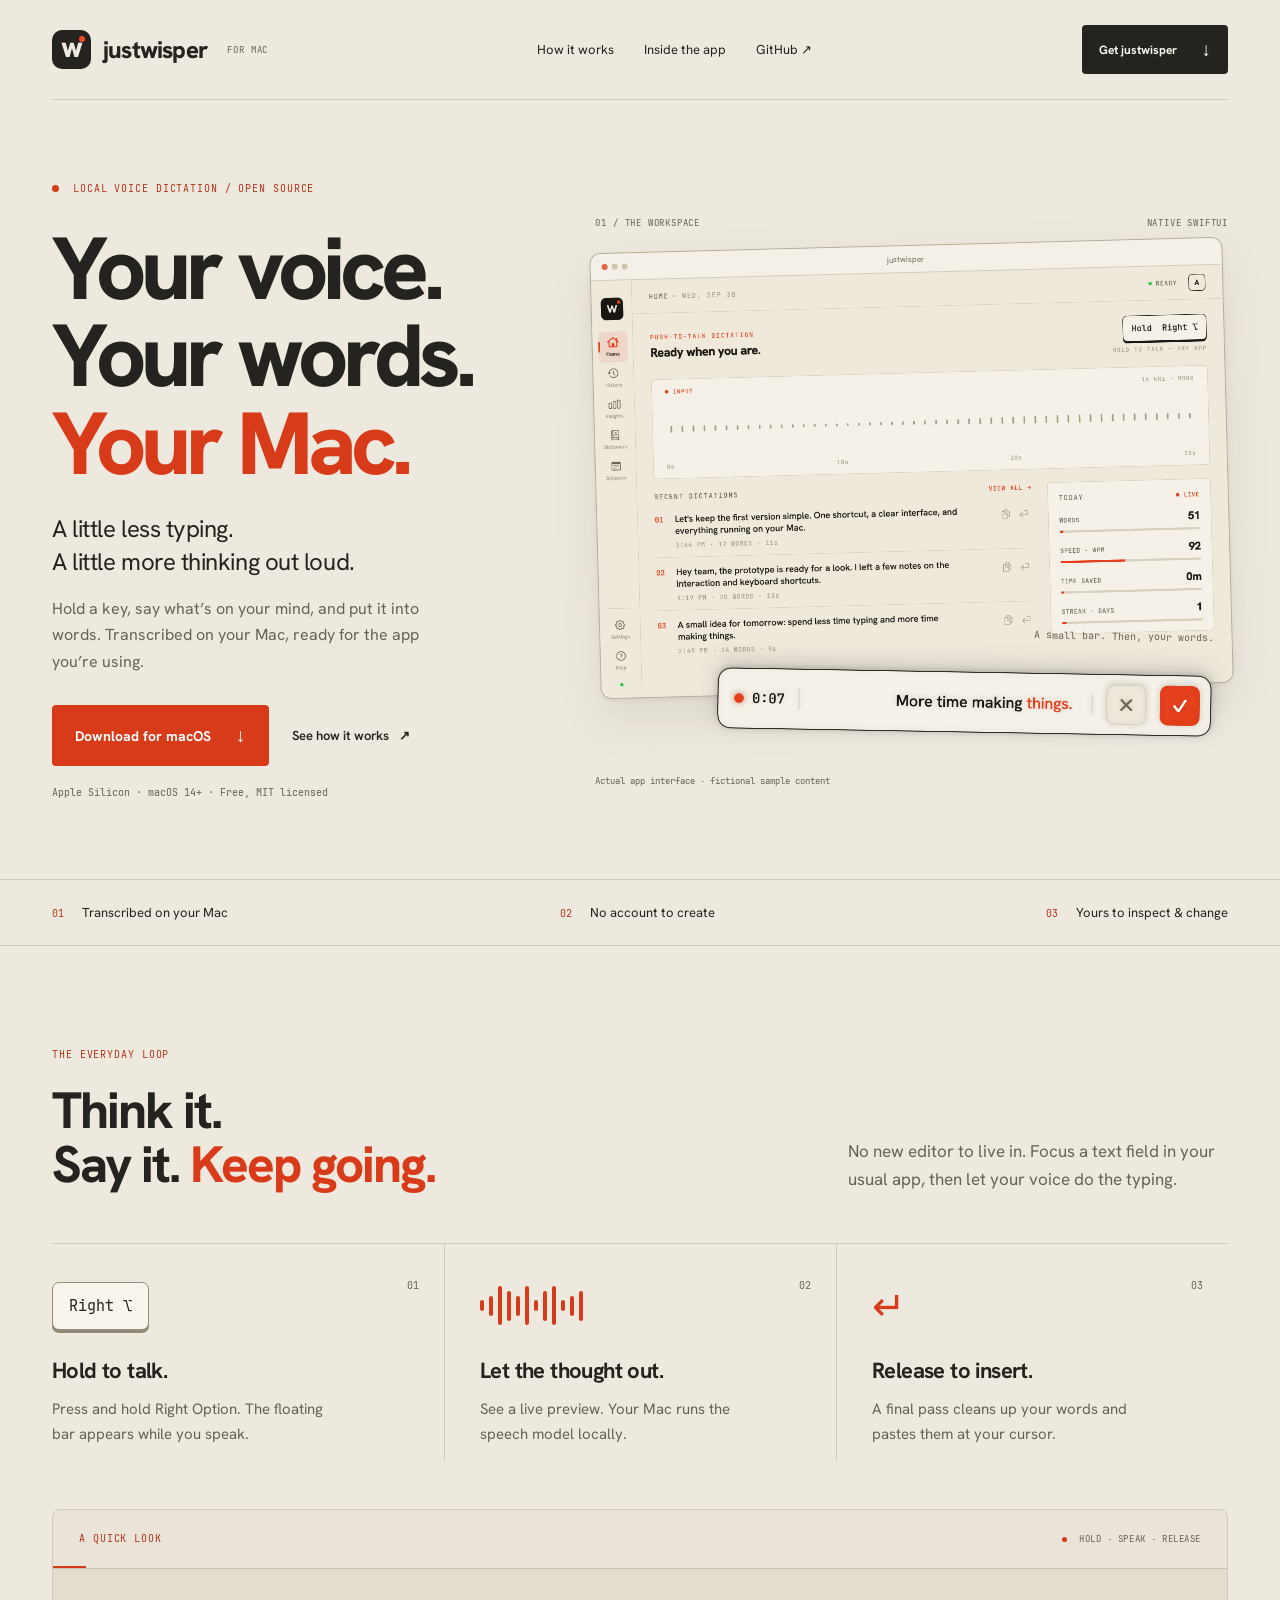
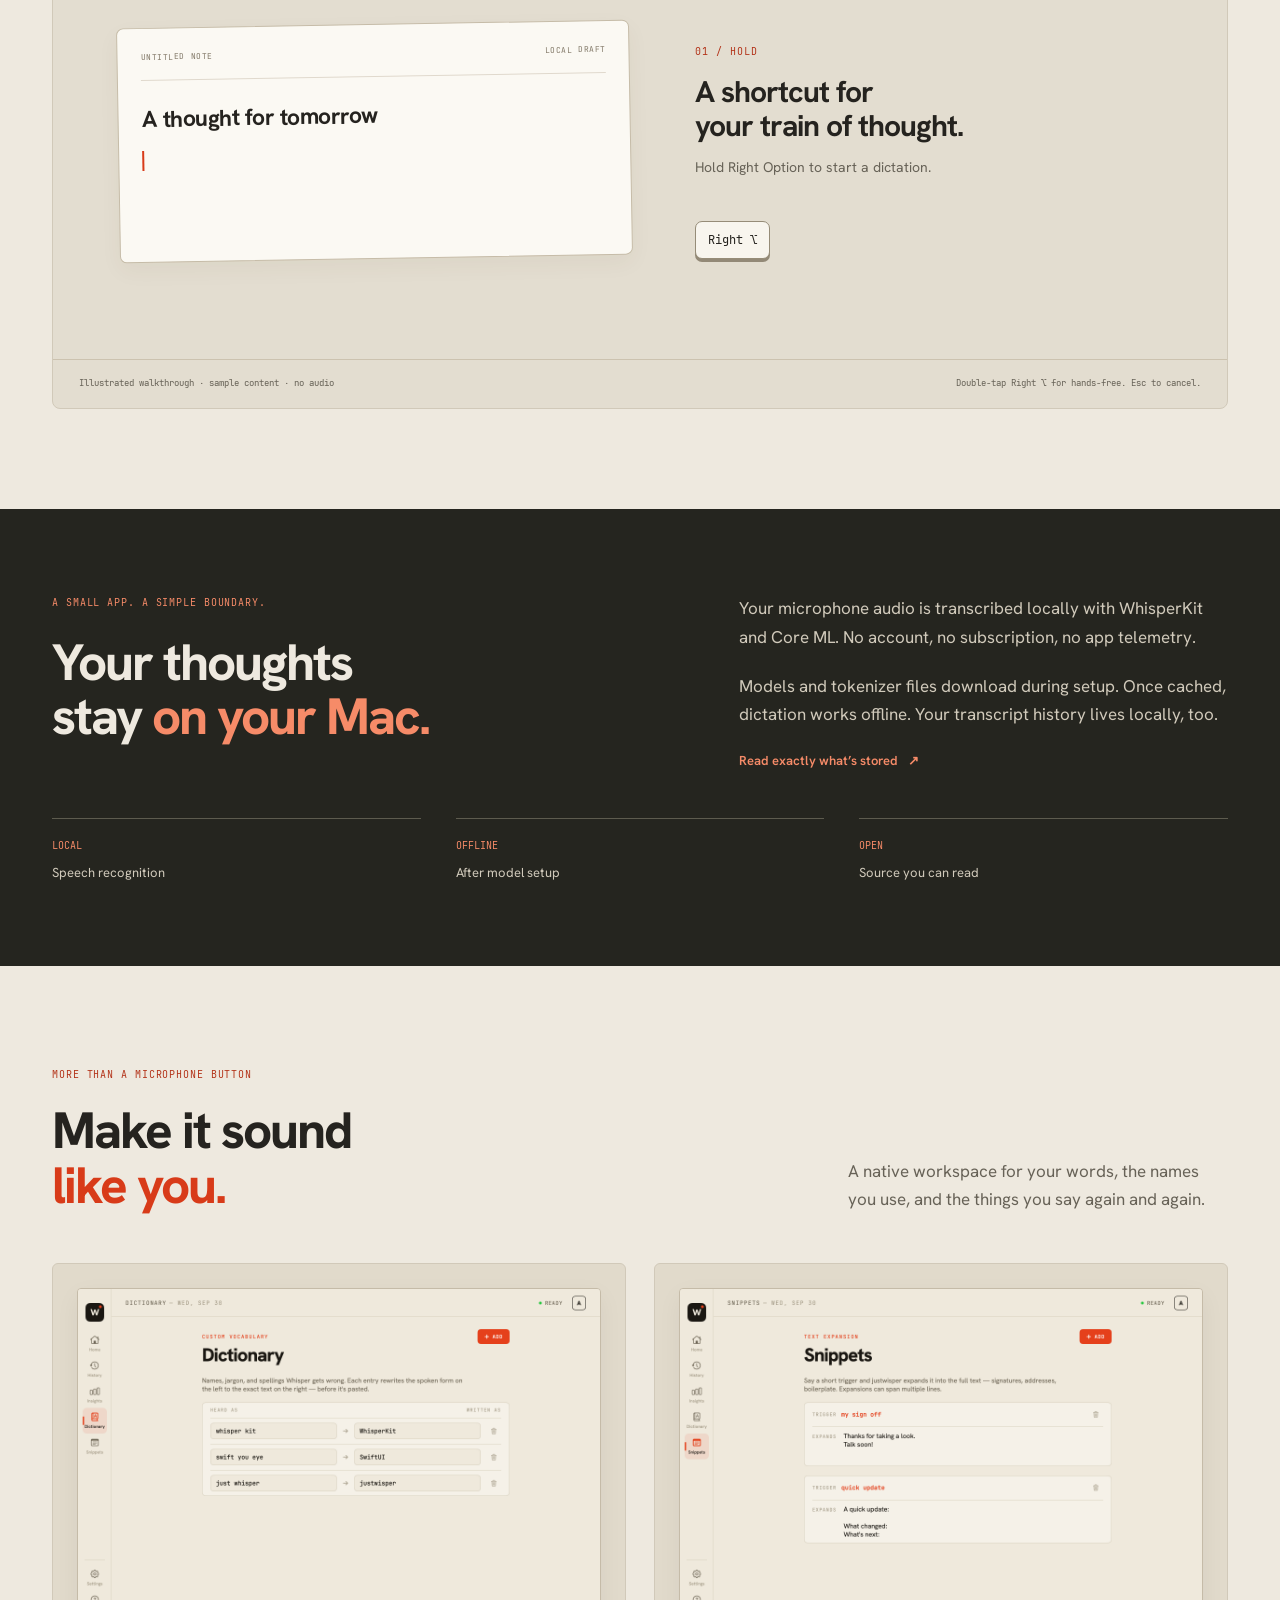
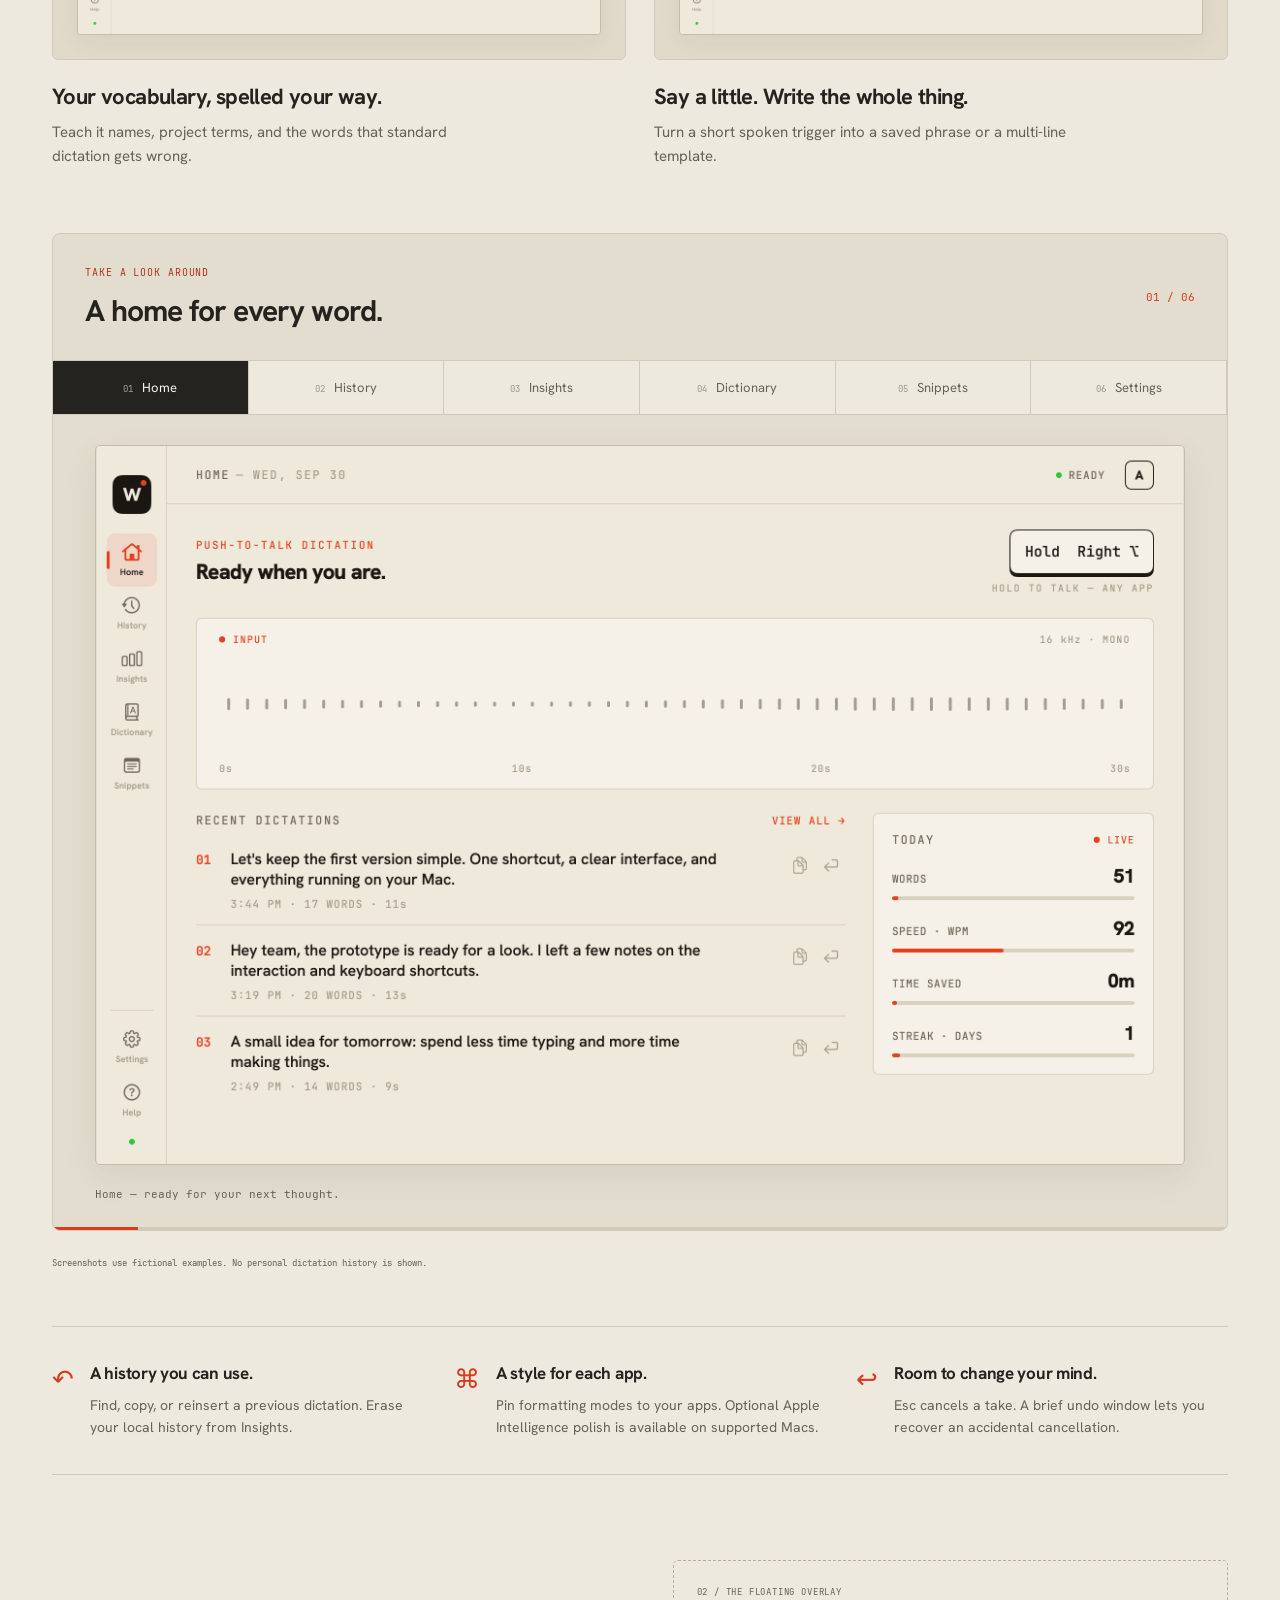
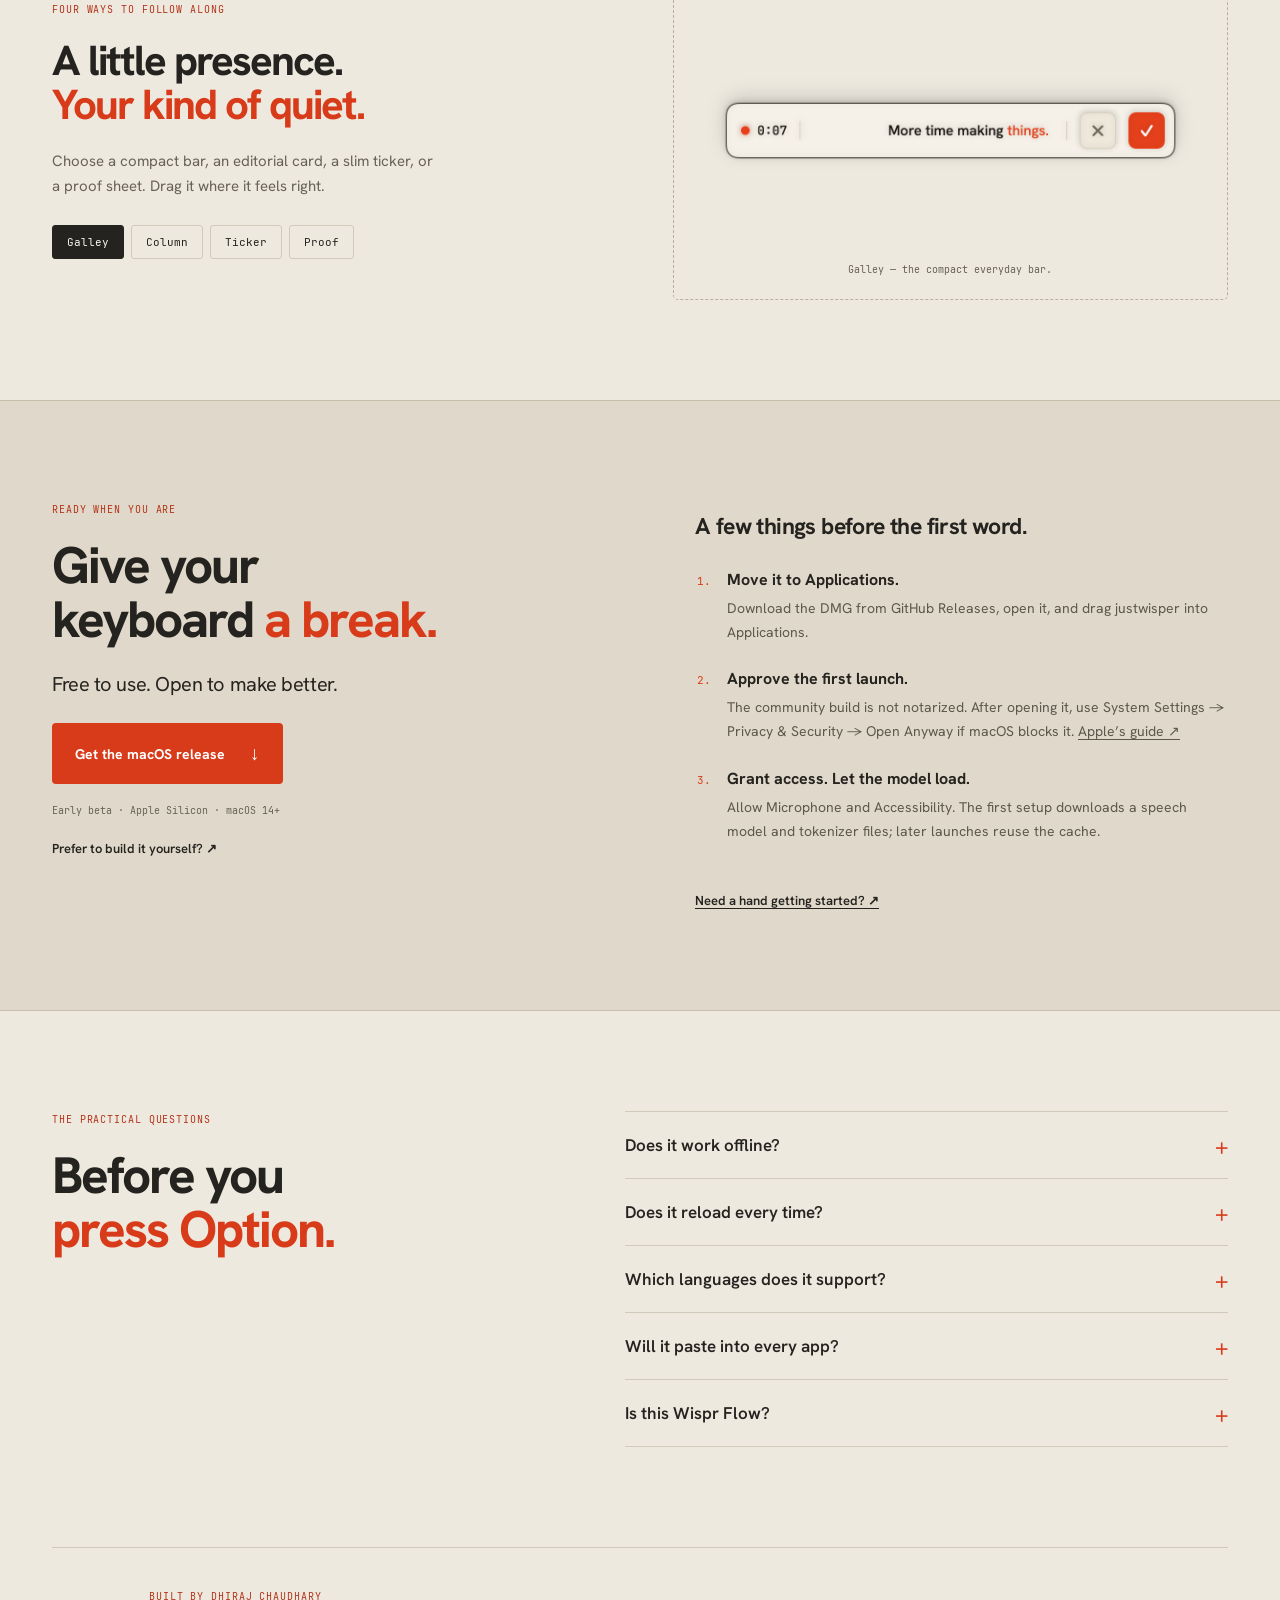
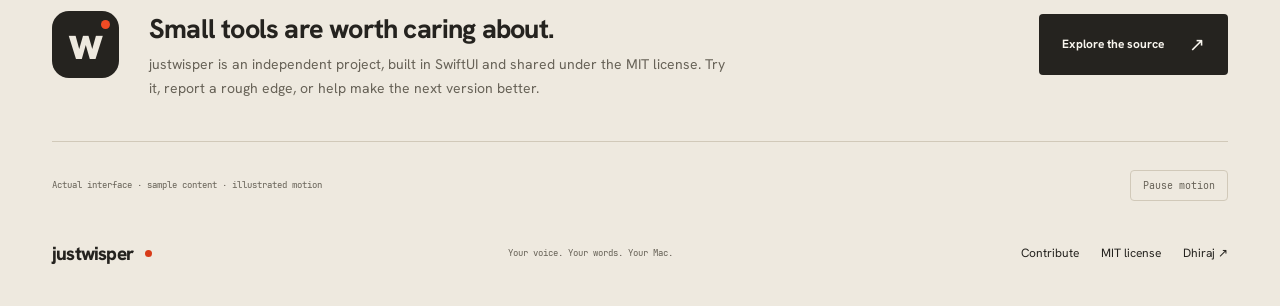
<file: site/index.html>
<!doctype html>
<html lang="en">
<head>
  <meta charset="utf-8">
  <meta name="viewport" content="width=device-width, initial-scale=1">
  <title>justwisper — Your voice. Your words. Your Mac.</title>
  <meta name="description" content="Free, open-source voice dictation for macOS. Hold Right Option, speak, and paste your words into the app you're using. Transcription stays on your Mac.">
  <meta name="theme-color" content="#eee9df">
  <meta property="og:title" content="justwisper — Your voice. Your words. Your Mac.">
  <meta property="og:description" content="A small Mac app for turning thoughts into text. Local transcription. No account. Open source.">
  <meta property="og:type" content="website">
  <meta property="og:image" content="https://dhirajcdry.github.io/justwisper/assets/social-card.png">
  <meta name="twitter:card" content="summary_large_image">
  <link rel="icon" href="assets/icon.svg" type="image/svg+xml">
  <link rel="stylesheet" href="style.css">
  <script src="app.js" defer></script>
</head>
<body>
<a class="skip" href="#main">Skip to content</a>
<header class="navigation shell">
  <a class="brand" href="#" aria-label="justwisper home"><span class="mark" aria-hidden="true">w<i></i></span>justwisper<span class="edition">FOR MAC</span></a>
  <nav aria-label="Main navigation"><a href="#how">How it works</a><a href="#inside">Inside the app</a><a href="https://github.com/dhirajcdry/justwisper">GitHub ↗</a></nav>
  <a class="button small" href="#download">Get justwisper <span>↓</span></a>
</header>
<main id="main">
  <section class="hero shell">
    <div class="hero-copy">
      <p class="eyebrow"><span class="dot"></span> LOCAL VOICE DICTATION / OPEN SOURCE</p>
      <h1>Your voice.<br>Your words.<br><em>Your Mac.</em></h1>
      <p class="intro">A little less typing.<br>A little more thinking out loud.</p>
      <p class="hero-detail">Hold a key, say what’s on your mind, and put it into words. Transcribed on your Mac, ready for the app you’re using.</p>
      <div class="actions"><a class="button orange" href="#download">Download for macOS <span>↓</span></a><a class="text-link" href="#how">See how it works <span>↗</span></a></div>
      <p class="fine">Apple Silicon · macOS 14+ · Free, MIT licensed</p>
    </div>
    <figure class="hero-visual">
      <div class="specimen-label"><span>01 / THE WORKSPACE</span><span>NATIVE SWIFTUI</span></div>
      <div class="app-frame"><div class="window-top" aria-hidden="true"><i></i><i></i><i></i><span>justwisper</span></div><img src="assets/screenshots/home.png" width="4480" height="2960" alt="The actual justwisper Home screen with a waveform, sample dictations, and local usage statistics." fetchpriority="high"></div>
      <div class="overlay-float"><span class="annotation">A small bar. Then, your words.</span><img src="assets/screenshots/overlay-galley.png" width="2120" height="472" alt="The compact Galley overlay showing a sample dictation."></div>
      <figcaption>Actual app interface · fictional sample content</figcaption>
    </figure>
  </section>
  <div class="principles"><div class="shell"><span><b>01</b> Transcribed on your Mac</span><span><b>02</b> No account to create</span><span><b>03</b> Yours to inspect &amp; change</span></div></div>
  <section class="section shell" id="how">
    <div class="section-heading"><p class="eyebrow">THE EVERYDAY LOOP</p><h2>Think it.<br>Say it. <em>Keep going.</em></h2><p>No new editor to live in. Focus a text field in your usual app, then let your voice do the typing.</p></div>
    <div class="steps">
      <article><span class="step-number">01</span><kbd>Right ⌥</kbd><h3>Hold to talk.</h3><p>Press and hold Right Option. The floating bar appears while you speak.</p></article>
      <article><span class="step-number">02</span><div class="mini-wave" aria-hidden="true"><i></i><i></i><i></i><i></i><i></i><i></i><i></i><i></i><i></i><i></i><i></i><i></i></div><h3>Let the thought out.</h3><p>See a live preview. Your Mac runs the speech model locally.</p></article>
      <article><span class="step-number">03</span><span class="done-glyph" aria-hidden="true">↵</span><h3>Release to insert.</h3><p>A final pass cleans up your words and pastes them at your cursor.</p></article>
    </div>
    <div class="walkthrough" id="walkthrough" data-step="0">
      <div class="walkthrough-top"><span class="eyebrow">A QUICK LOOK</span><span class="auto-label"><span class="dot"></span> HOLD · SPEAK · RELEASE</span></div>
      <div class="demo-stage">
        <div class="demo-note"><div class="note-meta"><span>UNTITLED NOTE</span><span>LOCAL DRAFT</span></div><p class="note-title">A thought for tomorrow</p><p id="demo-text" class="note-text">More time making things.</p><span class="note-cursor" aria-hidden="true"></span></div>
        <div class="demo-callout"><span id="demo-count" class="eyebrow">01 / HOLD</span><h3 id="demo-title">A shortcut for<br>your train of thought.</h3><p id="demo-description">Hold Right Option to start a dictation.</p><kbd id="demo-key">Right ⌥</kbd></div>
        <img class="demo-overlay" src="assets/screenshots/overlay-galley.png" width="2120" height="472" alt="Actual recording overlay, shown with sample text.">
      </div>
      <div class="demo-bottom"><span>Illustrated walkthrough · sample content · no audio</span><span>Double-tap Right ⌥ for hands-free. Esc to cancel.</span></div>
    </div>
  </section>
  <section class="privacy-section" id="privacy"><div class="shell privacy-layout"><div><p class="eyebrow">A SMALL APP. A SIMPLE BOUNDARY.</p><h2>Your thoughts<br>stay <em>on your Mac.</em></h2></div><div class="privacy-copy"><p>Your microphone audio is transcribed locally with WhisperKit and Core ML. No account, no subscription, no app telemetry.</p><p>Models and tokenizer files download during setup. Once cached, dictation works offline. Your transcript history lives locally, too.</p><a class="text-link" href="https://github.com/dhirajcdry/justwisper/blob/main/docs/PRIVACY.md">Read exactly what’s stored <span>↗</span></a></div><div class="privacy-facts"><span><b>LOCAL</b>Speech recognition</span><span><b>OFFLINE</b>After model setup</span><span><b>OPEN</b>Source you can read</span></div></div></section>
  <section class="section shell" id="inside">
    <div class="section-heading"><p class="eyebrow">MORE THAN A MICROPHONE BUTTON</p><h2>Make it sound<br><em>like you.</em></h2><p>A native workspace for your words, the names you use, and the things you say again and again.</p></div>
    <div class="screens-grid">
      <figure><div class="screen-card"><img src="assets/screenshots/dictionary.png" alt="The Dictionary screen mapping spoken terms to WhisperKit, SwiftUI, and justwisper." width="4480" height="2960" loading="lazy"></div><figcaption><b>Your vocabulary, spelled your way.</b><span>Teach it names, project terms, and the words that standard dictation gets wrong.</span></figcaption></figure>
      <figure><div class="screen-card"><img src="assets/screenshots/snippets.png" alt="The Snippets screen showing fictional sign-off and status-update expansions." width="4480" height="2960" loading="lazy"></div><figcaption><b>Say a little. Write the whole thing.</b><span>Turn a short spoken trigger into a saved phrase or a multi-line template.</span></figcaption></figure>
    </div>
    <div class="app-tour" id="app-tour">
      <div class="tour-heading"><div><p class="eyebrow">TAKE A LOOK AROUND</p><h3>A home for every word.</h3></div><span class="tour-counter" id="tour-counter">01 / 06</span></div>
      <div class="tour-controls" role="group" aria-label="Explore app screens"><button type="button" data-view="home" aria-pressed="true" class="active"><span>01</span>Home</button><button type="button" data-view="history" aria-pressed="false" class=""><span>02</span>History</button><button type="button" data-view="insights" aria-pressed="false" class=""><span>03</span>Insights</button><button type="button" data-view="dictionary" aria-pressed="false" class=""><span>04</span>Dictionary</button><button type="button" data-view="snippets" aria-pressed="false" class=""><span>05</span>Snippets</button><button type="button" data-view="settings" aria-pressed="false" class=""><span>06</span>Settings</button></div><figure class="tour-preview"><img id="tour-image" src="assets/screenshots/home.png" width="4480" height="2960" loading="lazy" alt="Home workspace with fictional dictations."><figcaption id="tour-description">Home — ready for your next thought.</figcaption></figure><div class="tour-progress" aria-hidden="true"><i></i></div>
    </div>
    <p class="sample-note">Screenshots use fictional examples. No personal dictation history is shown.</p>
    <div class="feature-lines"><article><span>↶</span><div><h3>A history you can use.</h3><p>Find, copy, or reinsert a previous dictation. Erase your local history from Insights.</p></div></article><article><span>⌘</span><div><h3>A style for each app.</h3><p>Pin formatting modes to your apps. Optional Apple Intelligence polish is available on supported Macs.</p></div></article><article><span>↩</span><div><h3>Room to change your mind.</h3><p>Esc cancels a take. A brief undo window lets you recover an accidental cancellation.</p></div></article></div>
    <div class="overlay-section"><div><p class="eyebrow">FOUR WAYS TO FOLLOW ALONG</p><h2>A little presence.<br><em>Your kind of quiet.</em></h2><p>Choose a compact bar, an editorial card, a slim ticker, or a proof sheet. Drag it where it feels right.</p><div class="style-controls" role="group" aria-label="Choose an overlay preview"><button type="button" class="active" data-style="galley" aria-pressed="true">Galley</button><button type="button" data-style="column" aria-pressed="false">Column</button><button type="button" data-style="ticker" aria-pressed="false">Ticker</button><button type="button" data-style="proof" aria-pressed="false">Proof</button></div></div><figure class="overlay-specimen"><span class="specimen-label">02 / THE FLOATING OVERLAY</span><img id="style-image" src="assets/screenshots/overlay-galley.png" alt="Galley: a compact floating dictation bar with sample text." width="2120" height="472" loading="lazy"><figcaption id="style-description">Galley — the compact everyday bar.</figcaption></figure></div>
  </section>
  <section class="download-section section" id="download"><div class="shell download-grid"><div><p class="eyebrow">READY WHEN YOU ARE</p><h2>Give your<br>keyboard <em>a break.</em></h2><p class="intro">Free to use. Open to make better.</p><a class="button orange" href="https://github.com/dhirajcdry/justwisper/releases/tag/v0.2.0">Get the macOS release <span>↓</span></a><p class="fine">Early beta · Apple Silicon · macOS 14+</p><a class="text-link" href="https://github.com/dhirajcdry/justwisper#build-from-source">Prefer to build it yourself? ↗</a></div><div class="install"><h3>A few things before the first word.</h3><ol><li><b>Move it to Applications.</b><span>Download the DMG from GitHub Releases, open it, and drag justwisper into Applications.</span></li><li><b>Approve the first launch.</b><span>The community build is not notarized. After opening it, use System Settings → Privacy &amp; Security → Open Anyway if macOS blocks it. <a href="https://support.apple.com/en-us/102445">Apple’s guide ↗</a></span></li><li><b>Grant access. Let the model load.</b><span>Allow Microphone and Accessibility. The first setup downloads a speech model and tokenizer files; later launches reuse the cache.</span></li></ol><a class="text-link" href="https://github.com/dhirajcdry/justwisper/blob/main/docs/TROUBLESHOOTING.md">Need a hand getting started? ↗</a></div></div></section>
  <section class="section shell faq-section"><div><p class="eyebrow">THE PRACTICAL QUESTIONS</p><h2>Before you<br><em>press Option.</em></h2></div><div class="faq"><details><summary>Does it work offline?</summary><p>Yes, after the selected model and tokenizer files finish downloading. Choosing a model you haven’t used before needs internet again. Transcription itself runs on your Mac.</p></details><details><summary>Does it reload every time?</summary><p>After a full quit, the model loads back into memory from disk. Closing the window keeps the menu-bar app and model available. Cached model files don’t need downloading again.</p></details><details><summary>Which languages does it support?</summary><p>Tiny, Base, and Small are English models. The Turbo option is multilingual. Accuracy and speed depend on your model, language, microphone, and Mac.</p></details><details><summary>Will it paste into every app?</summary><p>It uses macOS Accessibility, with a clipboard-based paste fallback. Most ordinary text fields work; secure fields and some apps may block insertion. Your completed transcript remains available to copy from History.</p></details><details><summary>Is this Wispr Flow?</summary><p>No. justwisper is an independent, open-source project inspired by the convenience of push-to-talk dictation. It is not affiliated with Wispr Flow, Apple, or OpenAI.</p></details></div></section>
  <section class="maker shell"><div class="mark large" aria-hidden="true">w<i></i></div><div><p class="eyebrow">BUILT BY DHIRAJ CHAUDHARY</p><h2>Small tools are worth caring about.</h2><p>justwisper is an independent project, built in SwiftUI and shared under the MIT license. Try it, report a rough edge, or help make the next version better.</p></div><a class="button" href="https://github.com/dhirajcdry/justwisper">Explore the source <span>↗</span></a></section>
</main>
<div class="motion-toolbar shell"><span>Actual interface · sample content · illustrated motion</span><button type="button" id="motion-toggle" aria-pressed="false">Pause motion</button></div>
<footer class="shell"><a class="brand" href="#">justwisper<span class="dot"></span></a><p>Your voice. Your words. Your Mac.</p><div><a href="https://github.com/dhirajcdry/justwisper/blob/main/CONTRIBUTING.md">Contribute</a><a href="https://github.com/dhirajcdry/justwisper/blob/main/LICENSE">MIT license</a><a href="https://github.com/dhirajcdry">Dhiraj ↗</a></div></footer>
</body>
</html>
</file>
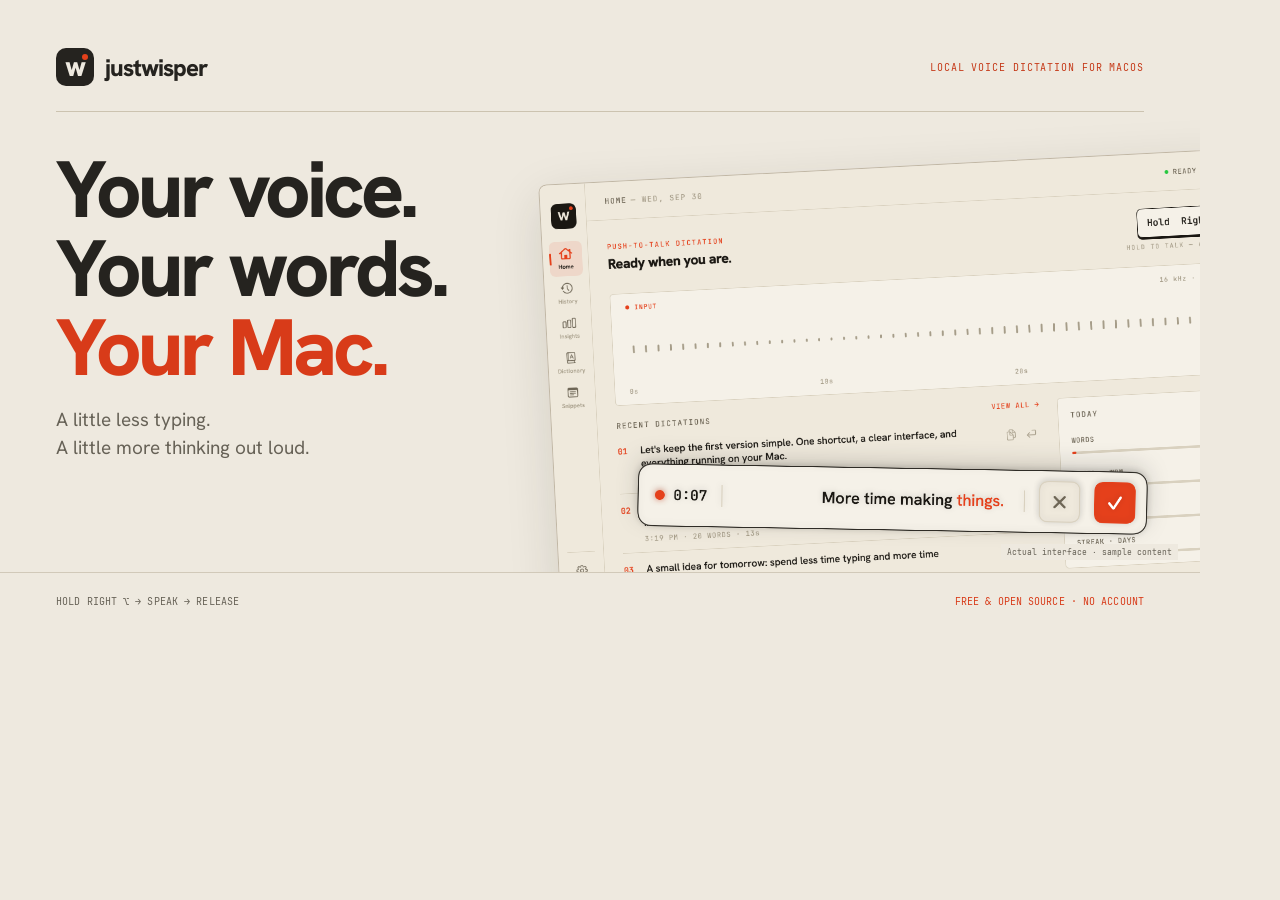
<file: scripts/visuals.html>
<!doctype html><html lang="en"><head><meta charset="utf-8"><meta name="viewport" content="width=device-width,initial-scale=1"><title>justwisper — visual assets</title><style>
@font-face{font-family:Hanken;src:url(../site/assets/fonts/HankenGrotesk-VF.ttf);font-weight:100 900}@font-face{font-family:JetBrains;src:url(../site/assets/fonts/JetBrainsMono-Regular.ttf)}*{box-sizing:border-box}body{margin:0;background:#eee9df;color:#25231f;font-family:Hanken,sans-serif}.poster{width:1200px;height:630px;position:relative;overflow:hidden;padding:48px 56px;background:#eee9df}.brand{font-size:24px;font-weight:800;letter-spacing:-1px;display:flex;align-items:center;gap:11px}.logo{position:relative;background:#25231f;color:#eee9df;width:38px;height:38px;border-radius:10px;display:grid;place-items:center;font-size:28px;line-height:1;padding-bottom:3px}.logo:after{content:'';background:#e5401b;width:6px;height:6px;position:absolute;top:6px;right:6px;border-radius:50%}.eyebrow{font:10px JetBrains;letter-spacing:.09em;color:#c53918}.top{display:flex;justify-content:space-between;align-items:center;padding-bottom:25px;border-bottom:1px solid #ccc3b0}h1{font-size:80px;line-height:.99;letter-spacing:-4px;font-weight:800;margin:38px 0 18px}h1 em{font-style:normal;color:#d83b19}.sub{font-size:19px;line-height:1.5;color:#676257;margin:0}.shot{position:absolute;left:550px;top:166px;width:710px;transform:rotate(-3deg);border:1px solid #c1b7a5;box-shadow:0 15px 50px #25231f22;border-radius:8px}.overlay{position:absolute;width:575px;left:605px;top:435px;transform:rotate(1deg)}.footer{position:absolute;left:56px;right:56px;bottom:34px;display:flex;justify-content:space-between;font:10px JetBrains;color:#676257;letter-spacing:.01em}.footer{left:0;right:0;bottom:0;padding:22px 56px;background:#eee9df;border-top:1px solid #d1c9b9}.sample{background:#eee9df;padding:3px 6px;position:absolute;right:22px;bottom:70px;font:8px JetBrains;color:#676257}.footer strong{color:#d83b19;font-weight:400}
</style></head><body><main class="poster"><div class="top"><div class="brand"><span class="logo">w</span>justwisper</div><span class="eyebrow">LOCAL VOICE DICTATION FOR MACOS</span></div><h1>Your voice.<br>Your words.<br><em>Your Mac.</em></h1><p class="sub">A little less typing.<br>A little more thinking out loud.</p><img class="shot" src="../site/assets/screenshots/home.png" alt="Actual justwisper interface"><img class="overlay" src="../site/assets/screenshots/overlay-galley.png" alt="Actual dictation overlay"><span class="sample">Actual interface · sample content</span><div class="footer"><span>HOLD RIGHT ⌥ → SPEAK → RELEASE</span><strong>FREE & OPEN SOURCE · NO ACCOUNT</strong></div></main></body></html>
</file>
<file: site/style.css>
@font-face{font-family:Hanken;src:url(assets/fonts/HankenGrotesk-VF.ttf) format('truetype');font-weight:100 900;font-display:swap}@font-face{font-family:JetBrains;src:url(assets/fonts/JetBrainsMono-Regular.ttf) format('truetype');font-weight:400;font-display:swap}
:root{--paper:#eee9df;--cream:#f8f5ee;--ink:#25231f;--muted:#676257;--line:#d1c9b9;--orange:#d83b19;--mono:JetBrains,monospace;--sans:Hanken,sans-serif}*{box-sizing:border-box}html{scroll-behavior:smooth;scroll-padding-top:30px}body{margin:0;background:var(--paper);color:var(--ink);font-family:var(--sans);-webkit-font-smoothing:antialiased}a{color:inherit;text-decoration:none}button{font:inherit;cursor:pointer}button,a{-webkit-tap-highlight-color:transparent}button:focus-visible,a:focus-visible,summary:focus-visible{outline:3px solid var(--orange);outline-offset:5px}img{display:block;max-width:100%;height:auto}figure,p,h1,h2,h3{margin:0}em{font-style:normal;color:var(--orange)}.shell{width:min(1320px,calc(100% - 104px));margin:auto}.eyebrow,.fine,.specimen-label,.sample-note{font-family:var(--mono);font-size:10px;line-height:1.8;letter-spacing:.09em}.eyebrow{color:#b33319}.dot{width:7px;height:7px;display:inline-block;background:var(--orange);border-radius:100%;margin-right:7px}.navigation{height:100px;border-bottom:1px solid var(--line);display:flex;align-items:center;justify-content:space-between;gap:24px}.brand{display:flex;align-items:center;gap:12px;font-weight:800;font-size:24px;letter-spacing:-.8px}.mark{width:39px;height:39px;border-radius:10px;background:var(--ink);color:var(--paper);display:grid;place-items:center;font-size:29px;font-weight:800;position:relative;line-height:1;padding-bottom:4px}.mark i{position:absolute;width:6px;height:6px;right:6px;top:6px;border-radius:50%;background:#f04b24}.edition{font:9px var(--mono);color:var(--muted);letter-spacing:.1em;margin-left:8px}.navigation nav{display:flex;gap:30px;font-size:13px}.navigation nav a:hover,.text-link:hover{color:var(--orange)}.button{display:inline-flex;align-items:center;justify-content:space-between;gap:25px;border-radius:4px;background:var(--ink);color:var(--cream);padding:17px 22px;font-weight:700;font-size:14px;transition:transform .2s,background .2s;border:1px solid transparent}.button:hover{transform:translateY(-2px);background:#3b3831}.button.orange{background:var(--orange);color:white}.button.orange:hover{background:#b93013}.button.small{font-size:12px;padding:11px 16px}.button span{font-size:19px;font-weight:400}.hero{display:grid;grid-template-columns:.94fr 1.2fr;gap:48px;padding-top:80px;padding-bottom:77px;align-items:center}.hero h1{font-size:clamp(60px,6.9vw,98px);line-height:.99;letter-spacing:-5px;font-weight:800;margin:27px 0 26px}.intro{font-size:24px;line-height:1.35;letter-spacing:-.45px}.hero-detail{font-size:16px;line-height:1.65;color:var(--muted);max-width:370px;margin-top:18px}.actions{display:flex;align-items:center;gap:23px;margin-top:30px;flex-wrap:wrap}.text-link{font-size:13px;font-weight:600;text-underline-offset:4px}.text-link span{margin-left:7px}.fine{color:var(--muted);letter-spacing:0;margin-top:18px}.hero-visual{position:relative;padding-bottom:96px;margin-top:20px;min-width:0}.specimen-label{color:var(--muted);display:flex;justify-content:space-between;margin-bottom:14px;font-size:9px}.app-frame{overflow:hidden;border:1px solid #b6ad9b;border-radius:11px;box-shadow:0 20px 48px #39301e19,0 2px 4px #39301e10;transform:rotate(-1.5deg);background:var(--paper)}.window-top{height:27px;background:#f4f0e7;border-bottom:1px solid #d4ccbb;display:flex;align-items:center;gap:4px;padding-left:11px;position:relative}.window-top i{width:6px;height:6px;border-radius:50%;background:#d1c5ad}.window-top i:first-child{background:#e6654d}.window-top span{position:absolute;left:50%;transform:translateX(-50%);font-size:8px;color:#6f695a}.overlay-float{position:absolute;right:-15px;bottom:23px;width:88%;transform:rotate(1deg)}.overlay-float .annotation{font-family:var(--mono);font-size:10px;display:block;text-align:right;margin-right:30px;color:var(--muted)}.hero-visual>figcaption{position:absolute;left:0;bottom:0;font:9px var(--mono);color:var(--muted)}.principles{border-top:1px solid var(--line);border-bottom:1px solid var(--line)}.principles .shell{display:flex;justify-content:space-between;gap:20px;padding-block:24px}.principles span{font-size:13px}.principles b{font:10px var(--mono);color:#b33319;margin-right:15px}.section{padding-top:100px;padding-bottom:100px}.section-heading{display:grid;grid-template-columns:1fr 1fr;align-items:end;column-gap:120px;margin-bottom:50px}.section-heading>.eyebrow{grid-column:1/-1;margin-bottom:20px}h2{font-size:clamp(34px,4vw,57px);line-height:1.06;font-weight:750;letter-spacing:-2px}.section-heading>p:last-child{font-size:17px;line-height:1.65;color:var(--muted);max-width:380px;justify-self:end}.steps{display:grid;grid-template-columns:repeat(3,1fr);border-top:1px solid var(--line);margin-bottom:48px}.steps article{position:relative;padding:38px 35px 15px 0}.steps article+article{border-left:1px solid var(--line);padding-left:35px}.step-number{position:absolute;right:25px;top:35px;font:10px var(--mono);color:var(--muted)}kbd{font:15px var(--mono);display:inline-flex;align-items:center;border:1px solid #968c78;border-radius:7px;padding:12px 16px;box-shadow:0 3px 0 #938977;background:var(--cream);height:48px}.steps h3{font-size:22px;margin:26px 0 12px;letter-spacing:-.6px}.steps p{font-size:15px;line-height:1.65;color:var(--muted);max-width:280px}.done-glyph{font-size:40px;color:var(--orange);line-height:48px}.mini-wave{display:flex;align-items:center;height:48px;gap:5px}.mini-wave i{width:4px;border-radius:2px;background:var(--orange);height:20px}.mini-wave i:nth-child(3n){height:39px}.mini-wave i:nth-child(3n+1){height:11px}.mini-wave i:nth-child(4n){height:30px}.walkthrough{border:1px solid var(--line);border-radius:8px;overflow:hidden;background:#e3ddd0}.walkthrough-top{display:flex;align-items:center;justify-content:space-between;padding:20px 26px;border-bottom:1px solid #ccc2af;background:#eae4d8}.play-button{background:transparent;border:1px solid #b6ab98;border-radius:4px;padding:9px 13px;font:11px var(--mono);color:var(--ink)}.play-button:hover{background:var(--cream)}.demo-stage{display:grid;grid-template-columns:1.1fr 1fr;gap:64px;padding:55px 65px 100px;position:relative;min-height:360px}.demo-note{background:#fbf9f3;border:1px solid #c6bca8;border-radius:7px;min-height:205px;padding:23px;box-shadow:0 8px 22px #51401c0c;transform:rotate(-1deg)}.note-meta{display:flex;justify-content:space-between;font:8px var(--mono);color:#827968;letter-spacing:.07em;padding-bottom:18px;border-bottom:1px solid #e0d9cd}.note-title{font-size:23px;font-weight:700;margin-top:23px;letter-spacing:-.5px}.note-text{font-size:17px;line-height:1.6;margin-top:13px;display:none}.note-cursor{display:block;width:2px;height:20px;background:var(--orange);margin-top:17px}.demo-callout{padding-top:15px}.demo-callout h3{font-size:30px;line-height:1.12;letter-spacing:-1px;margin-top:14px}.demo-callout p{font-size:14px;line-height:1.6;color:var(--muted);max-width:270px;margin:14px 0 20px}.demo-callout kbd{font-size:12px;height:38px;padding:8px 12px}.demo-overlay{position:absolute;left:55px;width:46%;bottom:27px;opacity:0;transition:opacity .2s}.walkthrough[data-step="1"] .demo-overlay{opacity:1}.walkthrough[data-step="2"] .note-text{display:block}.walkthrough[data-step="2"] .note-cursor{display:none}.demo-bottom{display:flex;justify-content:space-between;gap:16px;padding:16px 26px;font:9px var(--mono);line-height:1.7;border-top:1px solid #ccc2af;color:var(--muted)}.privacy-section{background:#25251f;color:var(--paper);padding:85px 0}.privacy-layout{display:grid;grid-template-columns:1.2fr 1fr;column-gap:100px}.privacy-section .eyebrow{color:#f68b68;margin-bottom:24px}.privacy-section em{color:#f68b68}.privacy-copy p{font-size:17px;line-height:1.7;color:#d1cabb;margin-bottom:20px}.privacy-copy .text-link{color:#f68b68}.privacy-facts{grid-column:1/-1;display:grid;grid-template-columns:repeat(3,1fr);gap:35px;margin-top:48px}.privacy-facts span{border-top:1px solid #5d5b4e;padding-top:20px;font-size:13px;color:#d1cabb}.privacy-facts b{font:10px var(--mono);display:block;color:#f68b68;margin-bottom:12px}.screens-grid{display:grid;grid-template-columns:1fr 1fr;gap:28px}.screen-card{padding:24px;border:1px solid var(--line);background:#e1dacb;border-radius:6px}.screen-card img{border:1px solid #c5bba8;border-radius:4px;box-shadow:0 8px 24px #25231f0d}.screens-grid figcaption{padding:22px 0 0}.screens-grid b{font-size:22px;letter-spacing:-.6px;display:block;margin-bottom:9px}.screens-grid figcaption span{font-size:15px;line-height:1.6;color:var(--muted);display:block;max-width:440px}.sample-note{font-size:9px;letter-spacing:0;color:var(--muted);margin-top:24px}.feature-lines{display:grid;grid-template-columns:repeat(3,1fr);gap:30px;margin-top:55px;padding-block:35px;border-block:1px solid var(--line)}.feature-lines article{display:flex;gap:16px}.feature-lines article>span{color:var(--orange);font-size:26px}.feature-lines h3{font-size:17px;letter-spacing:-.3px;margin-bottom:10px}.feature-lines p{color:var(--muted);font-size:14px;line-height:1.6}.overlay-section{display:grid;grid-template-columns:1fr 1fr;gap:65px;margin-top:85px;align-items:center}.overlay-section h2{font-size:42px;margin-top:20px}.overlay-section p:not(.eyebrow){font-size:15px;line-height:1.7;color:var(--muted);max-width:390px;margin-top:21px}.style-controls{display:flex;gap:7px;margin-top:25px;flex-wrap:wrap}.style-controls button{border:1px solid var(--line);padding:9px 14px;background:transparent;border-radius:3px;font:11px var(--mono);color:var(--ink)}.style-controls button.active{background:var(--ink);color:var(--cream);border-color:var(--ink)}.overlay-specimen{min-height:300px;display:flex;flex-direction:column;justify-content:space-between;align-items:center;border:1px dashed #b9ae9a;padding:23px;border-radius:5px}.overlay-specimen .specimen-label{align-self:flex-start}.overlay-specimen img{object-fit:contain;max-height:215px;width:100%}.overlay-specimen figcaption{font:10px var(--mono);color:var(--muted);margin-top:16px}.download-section{background:#e0d9cb;border-block:1px solid #c9beab}.download-grid{display:grid;grid-template-columns:1fr 1fr;gap:110px}.download-grid h2{margin:20px 0 24px}.download-grid .intro{font-size:20px;margin-bottom:25px}.download-grid>.text-link,.download-grid>div>.text-link{display:inline-block;margin-top:20px}.install{padding-top:10px}.install h3{font-size:23px;letter-spacing:-.6px}.install ol{padding-left:23px;margin:28px 0}.install li{padding-left:9px;margin-bottom:24px}.install li::marker{font:11px var(--mono);color:var(--orange)}.install b{font-size:16px;display:block;margin-bottom:7px}.install li span{font-size:14px;line-height:1.7;color:#5d584d;display:block}.install a{text-decoration:underline;text-underline-offset:3px}.faq-section{display:grid;grid-template-columns:1fr 1.25fr;gap:90px}.faq-section h2{margin-top:20px}.faq details{border-bottom:1px solid var(--line);padding:22px 0}.faq details:first-child{border-top:1px solid var(--line)}.faq summary{font-size:17px;font-weight:600;cursor:pointer;list-style:none;position:relative;padding-right:30px}.faq summary::-webkit-details-marker{display:none}.faq summary::after{content:'+';position:absolute;right:0;color:var(--orange);font-weight:400;font-size:24px;top:-4px}.faq details[open] summary::after{content:'−'}.faq p{font-size:15px;line-height:1.7;color:var(--muted);padding-top:16px}.maker{display:grid;grid-template-columns:auto 1fr auto;gap:30px;align-items:center;border-block:1px solid var(--line);padding-block:40px}.mark.large{width:67px;height:67px;font-size:47px;border-radius:17px}.mark.large i{width:9px;height:9px;top:9px;right:9px}.maker h2{font-size:27px;letter-spacing:-.8px;margin:9px 0 10px}.maker p:not(.eyebrow){font-size:14px;line-height:1.7;color:var(--muted);max-width:590px}.maker .button{font-size:12px;white-space:nowrap}footer{display:flex;align-items:center;justify-content:space-between;gap:22px;padding-block:40px}footer .brand{font-size:19px}footer p{font:9px var(--mono);color:var(--muted)}footer>div{display:flex;gap:22px;font-size:12px}.skip{position:fixed;top:-100px;left:20px;background:var(--ink);color:var(--cream);padding:15px;z-index:20}.skip:focus{top:15px}
@media(min-width:1500px){.hero h1{font-size:100px}.hero{gap:70px}}@media(max-width:1100px){.shell{width:calc(100% - 64px)}.hero{gap:28px;padding-top:60px}.hero h1{font-size:76px;letter-spacing:-4px}.edition{display:none}.hero-visual{padding-bottom:70px}.overlay-float{bottom:16px}.overlay-float .annotation{font-size:8px}.actions{gap:16px}.hero .button{font-size:12px;padding:15px}.hero .text-link{font-size:12px}.section-heading{column-gap:60px}.demo-stage{gap:35px;padding:45px 35px 90px}.demo-overlay{left:25px;width:50%}.privacy-layout,.download-grid{column-gap:55px}.feature-lines{gap:20px}.overlay-section{gap:35px}.maker{grid-template-columns:auto 1fr}.maker>.button{grid-column:2;justify-self:start}.navigation nav{gap:18px}.overlay-section h2{font-size:36px}}
@media(max-width:760px){.shell{width:calc(100% - 40px)}.navigation{height:78px}.navigation nav{display:none}.brand{font-size:21px}.navigation .button{font-size:11px;padding:9px 12px;gap:12px}.hero{grid-template-columns:1fr;padding-top:43px;padding-bottom:35px;gap:35px}.hero h1{font-size:74px;letter-spacing:-4px;margin-top:21px}.hero .intro{font-size:22px}.hero-detail{max-width:410px}.hero-visual{max-width:570px;width:100%;margin:0 auto;padding-bottom:83px}.hero .actions{gap:22px}.hero-visual .specimen-label{font-size:8px}.overlay-float{right:-8px;bottom:18px;width:85%}.principles .shell{flex-direction:column;gap:17px;padding-block:25px}.principles span{font-size:13px}.section{padding-block:60px}.section-heading{grid-template-columns:1fr;gap:20px;margin-bottom:34px}.section-heading>.eyebrow{margin-bottom:0}.section-heading>p:last-child{justify-self:start;font-size:16px;max-width:440px}h2{font-size:42px}.steps{grid-template-columns:1fr;margin-bottom:35px}.steps article{padding:26px 0 25px;display:grid;grid-template-columns:110px 1fr;column-gap:20px}.steps article+article{border-left:0;border-top:1px solid var(--line);padding-left:0}.steps article>kbd,.steps article>.mini-wave,.steps article>.done-glyph{grid-row:1/3;align-self:center;justify-self:start;font-size:12px}.steps .step-number{right:0;top:30px}.steps h3{margin:0 25px 8px 0;font-size:20px}.steps p{font-size:14px}.demo-stage{grid-template-columns:1fr;gap:25px;padding:28px 22px 25px}.demo-note{min-height:200px}.demo-callout{padding-top:6px;padding-bottom:10px;min-height:165px}.demo-callout h3{font-size:26px;max-width:280px}.demo-callout p{max-width:100%;margin-bottom:13px}.demo-callout kbd{position:absolute;right:22px;bottom:32px;font-size:10px}.demo-callout h3 br{display:none}.demo-overlay{left:16px;width:calc(100% - 32px);bottom:auto;top:170px}.walkthrough-top{padding:16px}.play-button{font-size:9px;padding:8px}.demo-bottom{flex-direction:column;padding:15px 20px;font-size:8px;gap:7px}.privacy-section{padding-block:55px}.privacy-layout{grid-template-columns:1fr;gap:27px}.privacy-copy p{font-size:16px}.privacy-facts{margin-top:0;gap:18px}.privacy-facts span{font-size:11px;line-height:1.5}.screens-grid{grid-template-columns:1fr;gap:34px}.screen-card{padding:17px}.screens-grid b{font-size:21px}.screens-grid figcaption{padding-top:18px}.feature-lines{grid-template-columns:1fr;padding-block:28px;gap:26px;margin-top:34px}.overlay-section{grid-template-columns:1fr;margin-top:50px;gap:30px}.overlay-section h2{font-size:37px}.overlay-specimen{min-height:260px}.download-grid{grid-template-columns:1fr;gap:37px}.install{border-top:1px solid #c9beab;padding-top:30px}.install h3{font-size:22px}.faq-section{grid-template-columns:1fr;gap:30px}.faq summary{font-size:16px}.maker{grid-template-columns:1fr;gap:18px;padding-block:30px}.mark.large{display:none}.maker h2{font-size:26px}.maker>.button{grid-column:1}footer{flex-wrap:wrap;padding-block:29px}footer p{font-size:8px}footer>div{width:100%;font-size:11px;justify-content:space-between}.eyebrow{font-size:9px}}
@media(prefers-reduced-motion:reduce){html{scroll-behavior:auto}*,*::before,*::after{transition:none!important;animation:none!important}}
/* Quiet, automatic motion: only active while each specimen is in view. */
.auto-label{font:9px var(--mono);color:var(--muted);letter-spacing:.06em}.auto-label .dot{width:5px;height:5px}.walkthrough-top{position:relative}.walkthrough-top:after{content:'';position:absolute;bottom:0;left:0;height:2px;width:var(--progress,0%);background:var(--orange);transition:width .1s linear}.demo-callout{min-height:215px}.demo-callout p{min-height:45px}.demo-note{min-height:225px}.walkthrough[data-step="1"] #demo-key{transform:translateY(2px)}.walkthrough[data-step="2"] .note-text{animation:words-arrive .55s ease-out}.walkthrough[data-step="1"] .demo-overlay{animation:words-arrive .45s ease-out}.in-view .mini-wave i{animation:wave-breathe 1s ease-in-out infinite alternate}.mini-wave i:nth-child(2n){animation-delay:-.4s}.mini-wave i:nth-child(3n){animation-delay:-.7s}.in-view.hero-visual .overlay-float{animation:overlay-drift 6s ease-in-out infinite}.screen-card{transition:transform .4s,box-shadow .4s}.screen-card:hover{transform:translateY(-5px);box-shadow:0 14px 30px #25231f12}.app-tour{margin-top:65px;border:1px solid var(--line);border-radius:8px;overflow:hidden;background:#e3ddd0}.tour-heading{display:flex;justify-content:space-between;align-items:center;padding:30px 32px}.tour-heading h3{font-size:30px;letter-spacing:-1px;margin-top:9px}.tour-counter{font:11px var(--mono);color:var(--orange)}.tour-controls{display:flex;border-block:1px solid var(--line);background:var(--paper);overflow:auto}.tour-controls button{flex:1;padding:18px 12px;border:0;border-right:1px solid var(--line);background:transparent;color:var(--muted);font-size:13px;white-space:nowrap}.tour-controls button span{font:9px var(--mono);margin-right:9px;opacity:.6}.tour-controls button.active{background:var(--ink);color:var(--cream)}.tour-preview{padding:30px 42px 22px}.tour-preview img{width:100%;aspect-ratio:1120/740;object-fit:contain;border:1px solid #c5bba8;border-radius:5px;box-shadow:0 12px 35px #25231f12}.tour-preview figcaption{font:11px var(--mono);line-height:1.7;color:var(--muted);padding-top:20px;min-height:40px}.tour-progress{height:3px;background:var(--line)}.tour-progress i{display:block;height:100%;width:var(--progress,0%);background:var(--orange);transition:width .1s linear}.overlay-specimen{height:340px}.motion-toolbar{display:flex;justify-content:space-between;align-items:center;gap:18px;padding-top:28px;color:var(--muted);font:9px var(--mono)}.motion-toolbar button{border:1px solid var(--line);border-radius:4px;background:transparent;color:var(--muted);padding:8px 12px;font:10px var(--mono);white-space:nowrap}.motion-paused *, .motion-paused *:before, .motion-paused *:after{animation-play-state:paused!important}.motion-paused .tour-progress i,.motion-paused .walkthrough-top:after{transition:none}.note-cursor{animation:cursor-blink 1.1s steps(2,end) infinite}.walkthrough:not(.in-view) .note-cursor{animation-play-state:paused}
@keyframes wave-breathe{from{transform:scaleY(.35)}to{transform:scaleY(1)}}@keyframes overlay-drift{0%,100%{transform:translateY(0) rotate(1deg)}50%{transform:translateY(-7px) rotate(.3deg)}}@keyframes words-arrive{from{opacity:0;transform:translateY(7px)}to{opacity:1;transform:translateY(0)}}@keyframes cursor-blink{to{opacity:0}}
@media(max-width:760px){.auto-label{font-size:7px}.tour-heading{padding:22px 20px}.tour-heading h3{font-size:25px}.tour-controls{display:grid;grid-template-columns:repeat(3,1fr)}.tour-controls button{padding:12px 6px;border-bottom:1px solid var(--line);font-size:11px}.tour-controls button span{font-size:8px;margin-right:5px}.tour-preview{padding:16px 12px}.tour-preview figcaption{font-size:9px;min-height:48px}.app-tour{margin-top:38px}.demo-callout{min-height:215px}.demo-callout kbd{position:static}.demo-note{min-height:225px}.demo-overlay{top:193px}.motion-toolbar{align-items:flex-start;line-height:1.7}.overlay-specimen{height:300px}}
@media(prefers-reduced-motion:reduce){.screen-card:hover{transform:none}}
</file>
